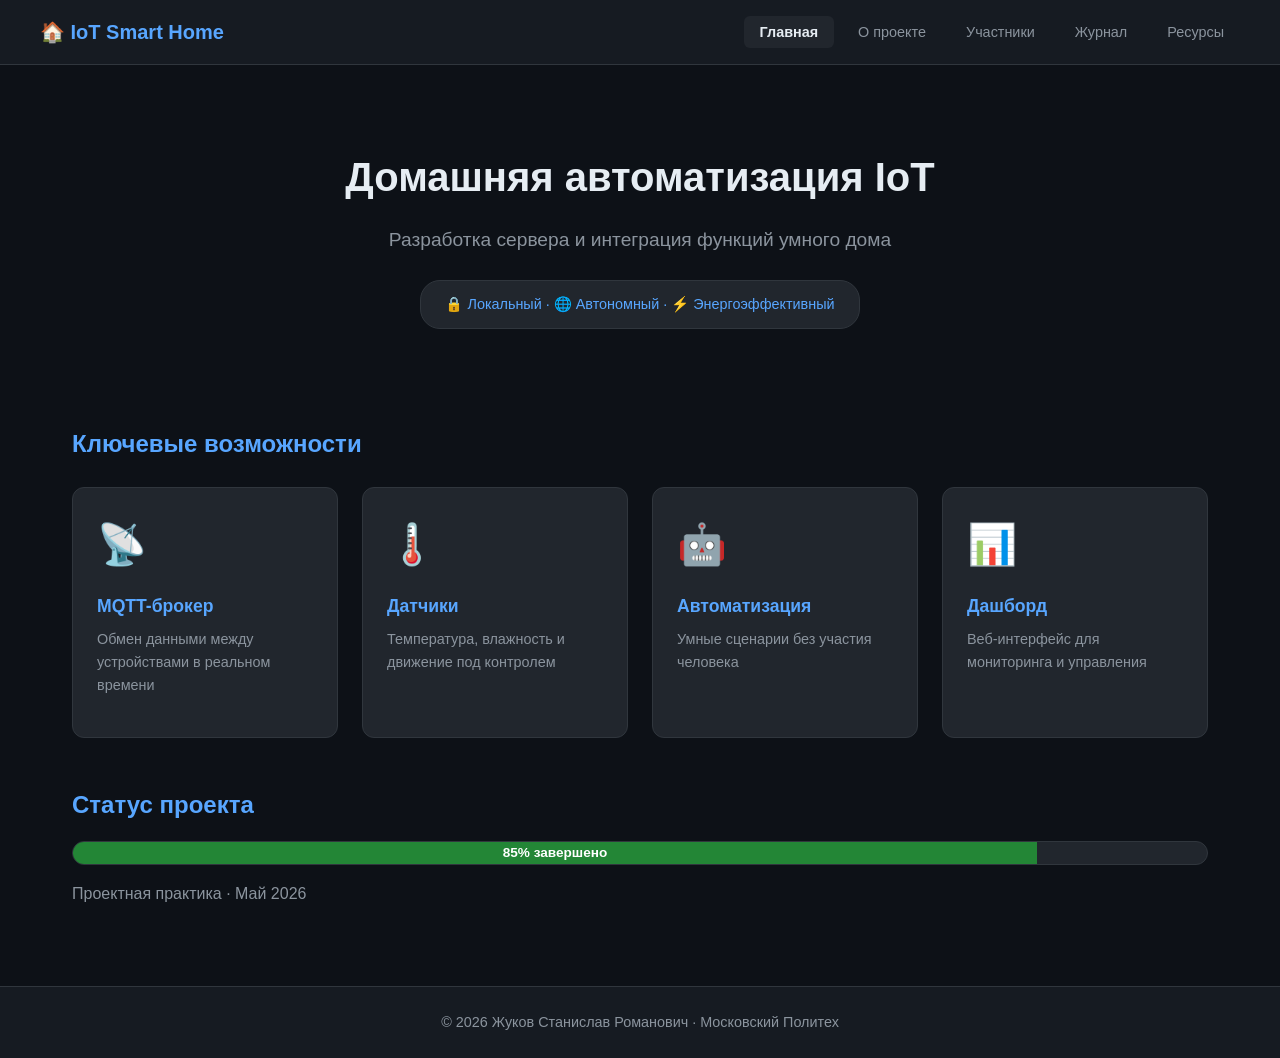
<file: site/index.html>
<!DOCTYPE html>
<html lang="ru">
<head>
    <meta charset="UTF-8">
    <meta name="viewport" content="width=device-width, initial-scale=1.0">
    <title>Домашняя автоматизация IoT — Главная</title>
    <link rel="stylesheet" href="style.css">
</head>
<body>
    <header>
        <nav>
            <div class="logo">🏠 IoT Smart Home</div>
            <ul>
                <li><a href="index.html" class="active">Главная</a></li>
                <li><a href="about.html">О проекте</a></li>
                <li><a href="members.html">Участники</a></li>
                <li><a href="journal.html">Журнал</a></li>
                <li><a href="resources.html">Ресурсы</a></li>
            </ul>
        </nav>
    </header>

    <main>
        <section class="hero">
            <h1>Домашняя автоматизация IoT</h1>
            <p class="subtitle">Разработка сервера и интеграция функций умного дома</p>
            <div class="hero-badge">🔒 Локальный · 🌐 Автономный · ⚡ Энергоэффективный</div>
        </section>

        <section class="features">
            <h2>Ключевые возможности</h2>
            <div class="cards">
                <div class="card">
                    <div class="card-icon">📡</div>
                    <h3>MQTT-брокер</h3>
                    <p>Обмен данными между устройствами в реальном времени</p>
                </div>
                <div class="card">
                    <div class="card-icon">🌡️</div>
                    <h3>Датчики</h3>
                    <p>Температура, влажность и движение под контролем</p>
                </div>
                <div class="card">
                    <div class="card-icon">🤖</div>
                    <h3>Автоматизация</h3>
                    <p>Умные сценарии без участия человека</p>
                </div>
                <div class="card">
                    <div class="card-icon">📊</div>
                    <h3>Дашборд</h3>
                    <p>Веб-интерфейс для мониторинга и управления</p>
                </div>
            </div>
        </section>

        <section class="status">
            <h2>Статус проекта</h2>
            <div class="progress-bar">
                <div class="progress-fill" style="width: 85%;">85% завершено</div>
            </div>
            <p>Проектная практика · Май 2026</p>
        </section>
    </main>

    <footer>
        <p>© 2026 Жуков Станислав Романович · Московский Политех</p>
    </footer>
</body>
</html>
</file>
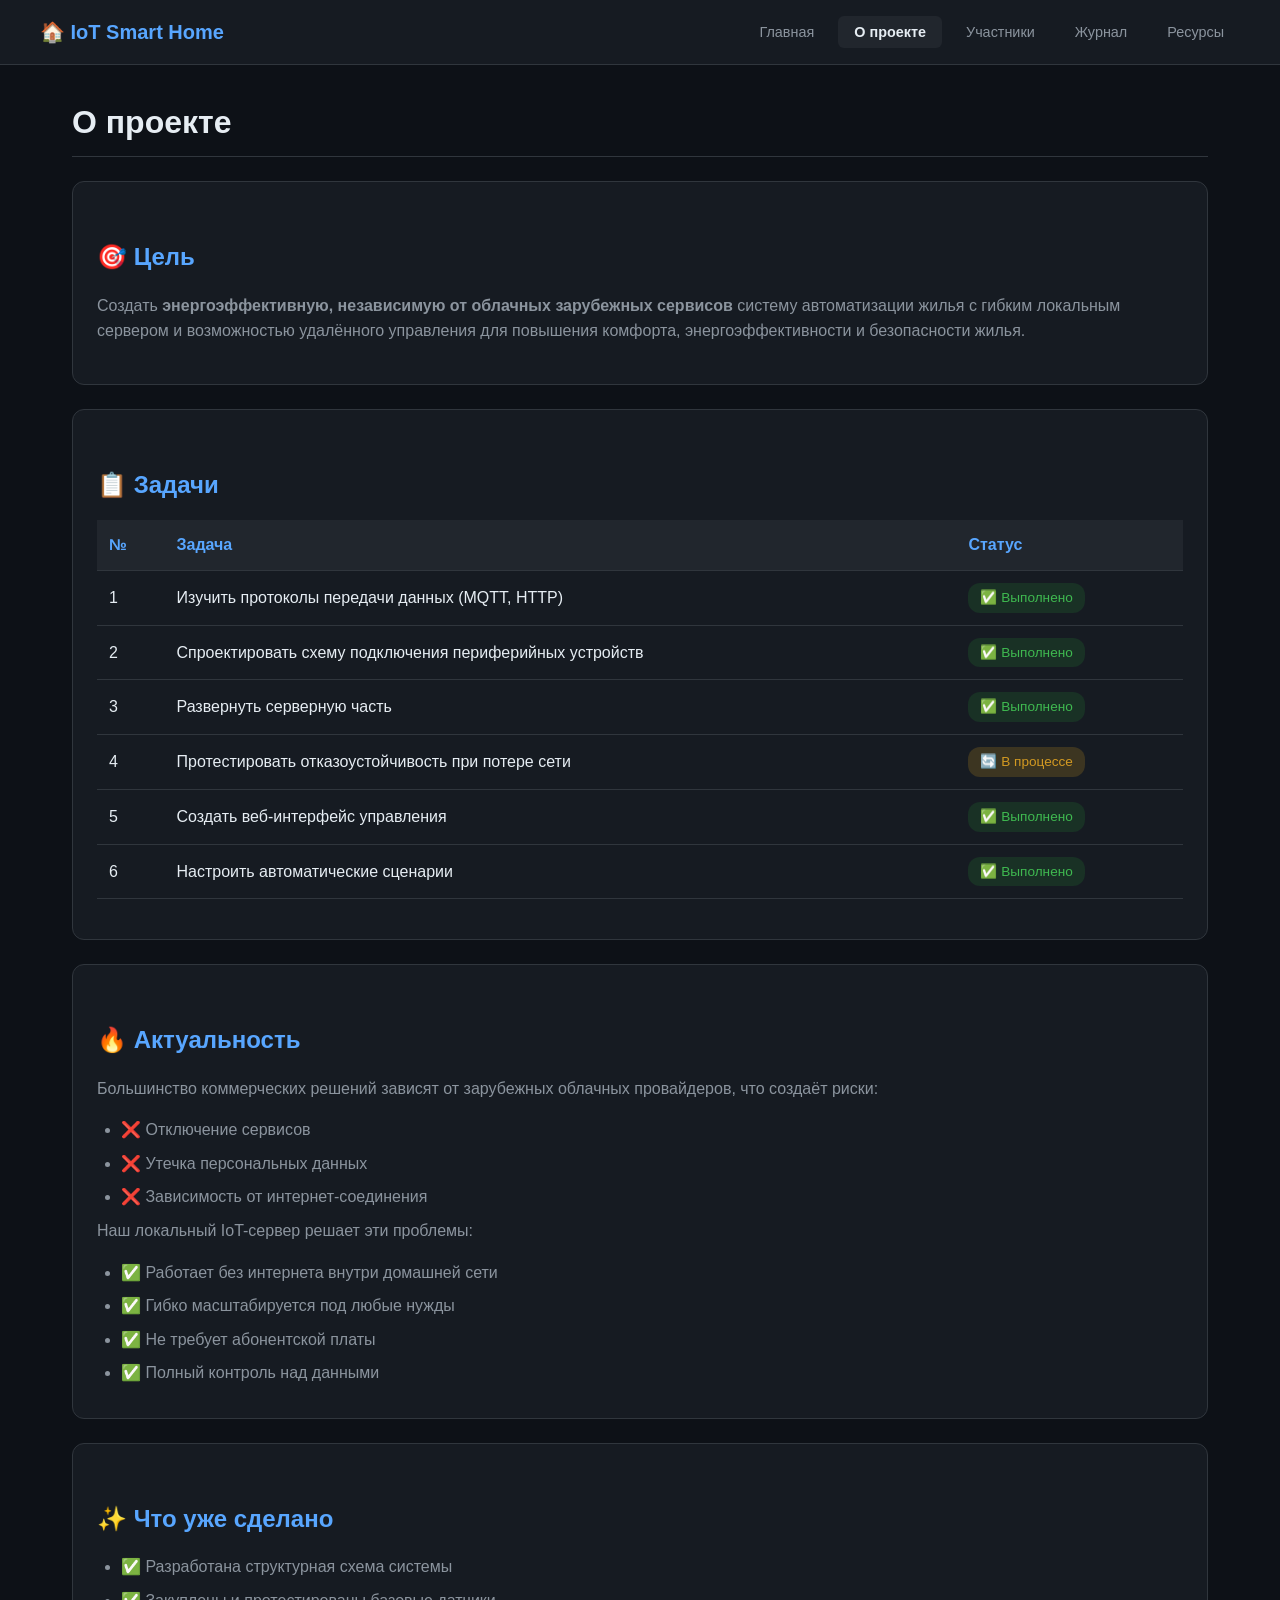
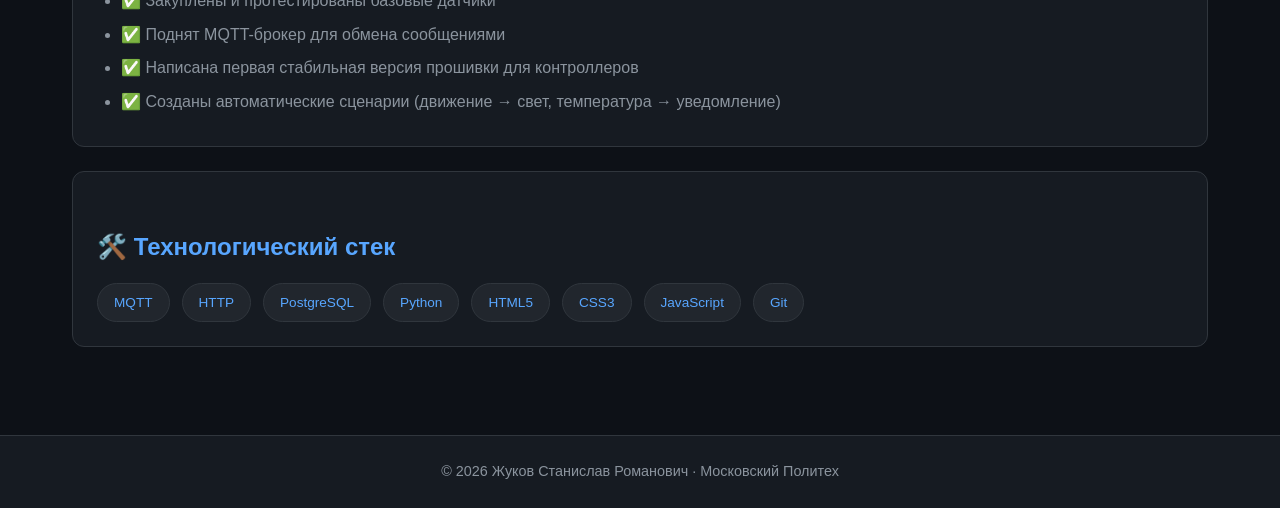
<file: site/about.html>
<!DOCTYPE html>
<html lang="ru">
<head>
    <meta charset="UTF-8">
    <meta name="viewport" content="width=device-width, initial-scale=1.0">
    <title>О проекте — Домашняя автоматизация IoT</title>
    <link rel="stylesheet" href="style.css">
</head>
<body>
    <header>
        <nav>
            <div class="logo">🏠 IoT Smart Home</div>
            <ul>
                <li><a href="index.html">Главная</a></li>
                <li><a href="about.html" class="active">О проекте</a></li>
                <li><a href="members.html">Участники</a></li>
                <li><a href="journal.html">Журнал</a></li>
                <li><a href="resources.html">Ресурсы</a></li>
            </ul>
        </nav>
    </header>

    <main>
        <h1>О проекте</h1>

        <section class="content-section">
            <h2>🎯 Цель</h2>
            <p>Создать <strong>энергоэффективную, независимую от облачных зарубежных сервисов</strong> систему автоматизации жилья с гибким локальным сервером и возможностью удалённого управления для повышения комфорта, энергоэффективности и безопасности жилья.</p>
        </section>

        <section class="content-section">
            <h2>📋 Задачи</h2>
            <table class="data-table">
                <tr>
                    <th>№</th>
                    <th>Задача</th>
                    <th>Статус</th>
                </tr>
                <tr>
                    <td>1</td>
                    <td>Изучить протоколы передачи данных (MQTT, HTTP)</td>
                    <td><span class="badge success">✅ Выполнено</span></td>
                </tr>
                <tr>
                    <td>2</td>
                    <td>Спроектировать схему подключения периферийных устройств</td>
                    <td><span class="badge success">✅ Выполнено</span></td>
                </tr>
                <tr>
                    <td>3</td>
                    <td>Развернуть серверную часть</td>
                    <td><span class="badge success">✅ Выполнено</span></td>
                </tr>
                <tr>
                    <td>4</td>
                    <td>Протестировать отказоустойчивость при потере сети</td>
                    <td><span class="badge warning">🔄 В процессе</span></td>
                </tr>
                <tr>
                    <td>5</td>
                    <td>Создать веб-интерфейс управления</td>
                    <td><span class="badge success">✅ Выполнено</span></td>
                </tr>
                <tr>
                    <td>6</td>
                    <td>Настроить автоматические сценарии</td>
                    <td><span class="badge success">✅ Выполнено</span></td>
                </tr>
            </table>
        </section>

        <section class="content-section">
            <h2>🔥 Актуальность</h2>
            <p>Большинство коммерческих решений зависят от зарубежных облачных провайдеров, что создаёт риски:</p>
            <ul>
                <li>❌ Отключение сервисов</li>
                <li>❌ Утечка персональных данных</li>
                <li>❌ Зависимость от интернет-соединения</li>
            </ul>
            <p>Наш локальный IoT-сервер решает эти проблемы:</p>
            <ul>
                <li>✅ Работает без интернета внутри домашней сети</li>
                <li>✅ Гибко масштабируется под любые нужды</li>
                <li>✅ Не требует абонентской платы</li>
                <li>✅ Полный контроль над данными</li>
            </ul>
        </section>

        <section class="content-section">
            <h2>✨ Что уже сделано</h2>
            <ul>
                <li>✅ Разработана структурная схема системы</li>
                <li>✅ Закуплены и протестированы базовые датчики</li>
                <li>✅ Поднят MQTT-брокер для обмена сообщениями</li>
                <li>✅ Написана первая стабильная версия прошивки для контроллеров</li>
                <li>✅ Созданы автоматические сценарии (движение → свет, температура → уведомление)</li>
            </ul>
        </section>

        <section class="content-section">
            <h2>🛠️ Технологический стек</h2>
            <div class="tech-stack">
                <span class="tech-badge">MQTT</span>
                <span class="tech-badge">HTTP</span>
                <span class="tech-badge">PostgreSQL</span>
                <span class="tech-badge">Python</span>
                <span class="tech-badge">HTML5</span>
                <span class="tech-badge">CSS3</span>
                <span class="tech-badge">JavaScript</span>
                <span class="tech-badge">Git</span>
            </div>
        </section>
    </main>

    <footer>
        <p>© 2026 Жуков Станислав Романович · Московский Политех</p>
    </footer>
</body>
</html>
</file>
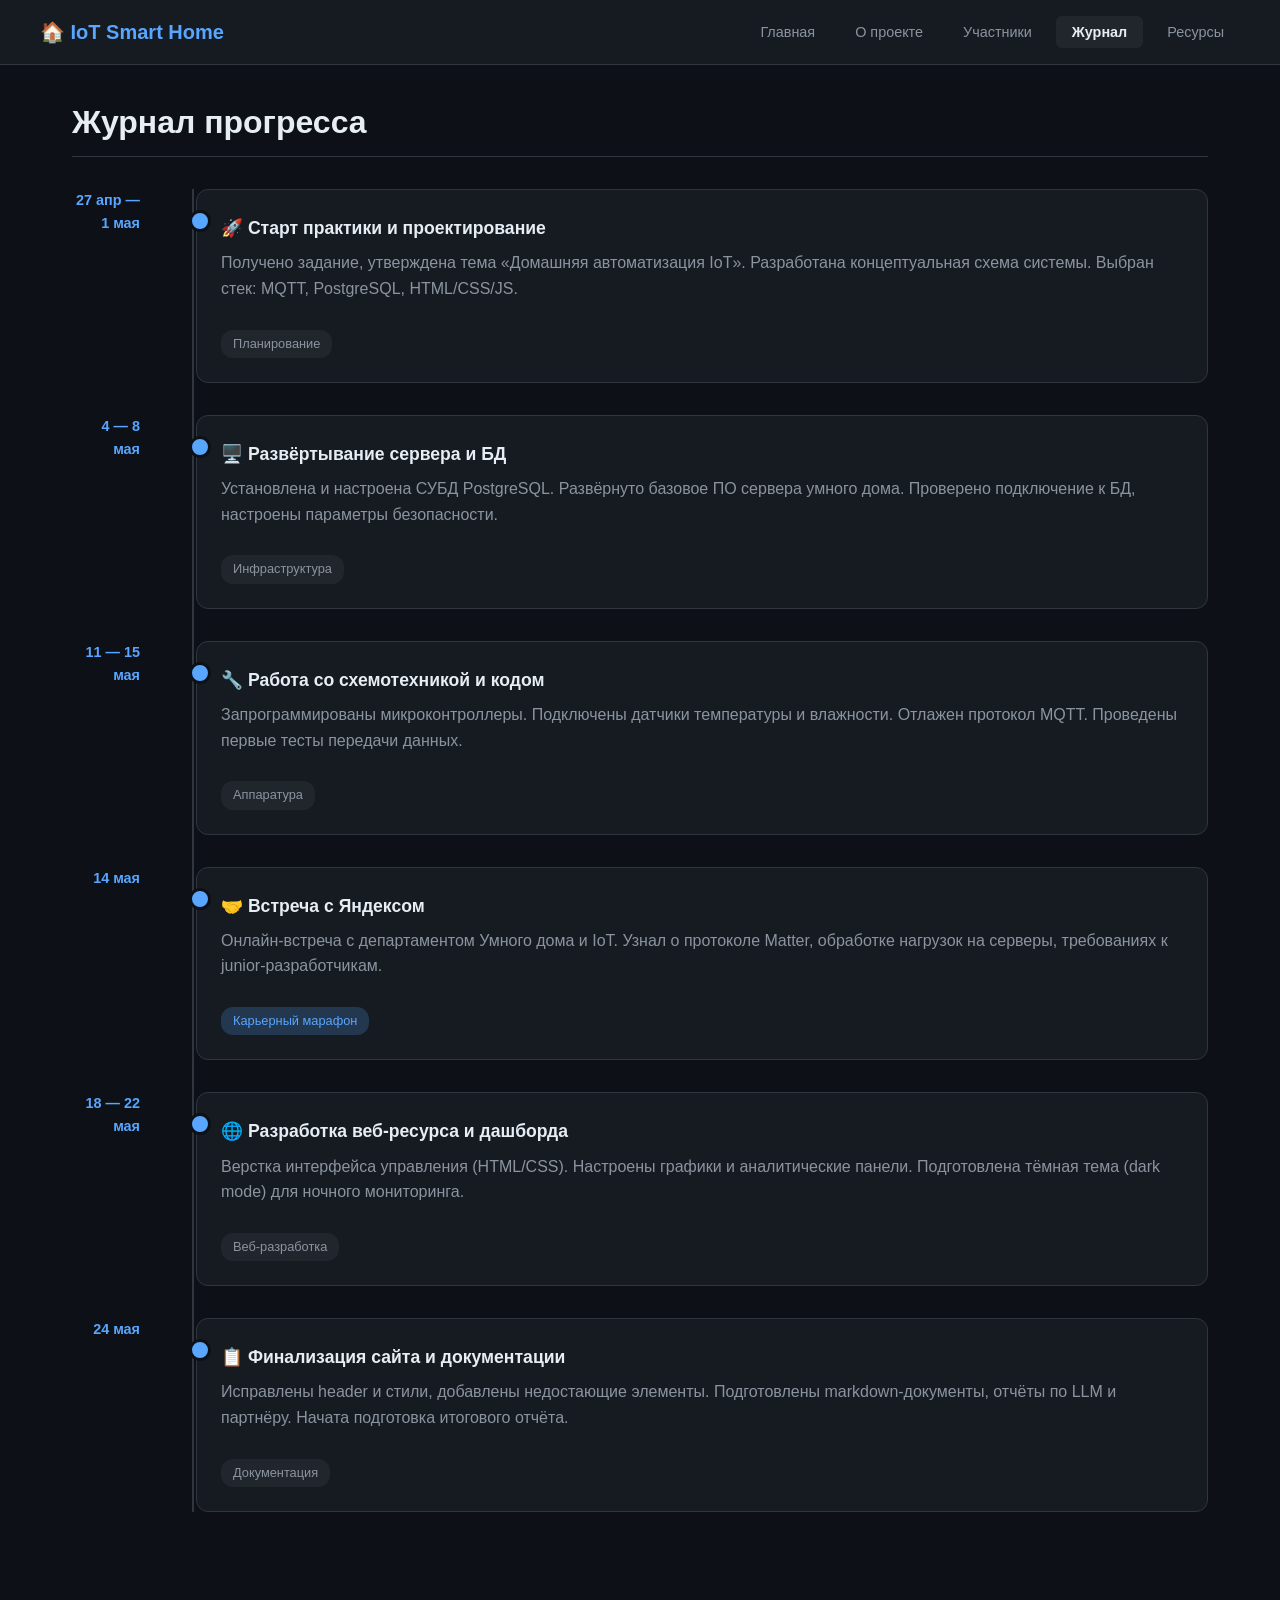
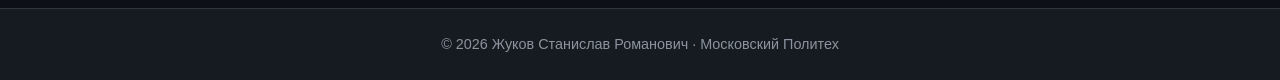
<file: site/journal.html>
<!DOCTYPE html>
<html lang="ru">
<head>
    <meta charset="UTF-8">
    <meta name="viewport" content="width=device-width, initial-scale=1.0">
    <title>Журнал — Домашняя автоматизация IoT</title>
    <link rel="stylesheet" href="style.css">
</head>
<body>
    <header>
        <nav>
            <div class="logo">🏠 IoT Smart Home</div>
            <ul>
                <li><a href="index.html">Главная</a></li>
                <li><a href="about.html">О проекте</a></li>
                <li><a href="members.html">Участники</a></li>
                <li><a href="journal.html" class="active">Журнал</a></li>
                <li><a href="resources.html">Ресурсы</a></li>
            </ul>
        </nav>
    </header>

    <main>
        <h1>Журнал прогресса</h1>

        <div class="timeline">
            <div class="timeline-item">
                <div class="timeline-date">27 апр — 1 мая</div>
                <div class="timeline-content">
                    <h3>🚀 Старт практики и проектирование</h3>
                    <p>Получено задание, утверждена тема «Домашняя автоматизация IoT». Разработана концептуальная схема системы. Выбран стек: MQTT, PostgreSQL, HTML/CSS/JS.</p>
                    <span class="timeline-tag">Планирование</span>
                </div>
            </div>

            <div class="timeline-item">
                <div class="timeline-date">4 — 8 мая</div>
                <div class="timeline-content">
                    <h3>🖥️ Развёртывание сервера и БД</h3>
                    <p>Установлена и настроена СУБД PostgreSQL. Развёрнуто базовое ПО сервера умного дома. Проверено подключение к БД, настроены параметры безопасности.</p>
                    <span class="timeline-tag">Инфраструктура</span>
                </div>
            </div>

            <div class="timeline-item">
                <div class="timeline-date">11 — 15 мая</div>
                <div class="timeline-content">
                    <h3>🔧 Работа со схемотехникой и кодом</h3>
                    <p>Запрограммированы микроконтроллеры. Подключены датчики температуры и влажности. Отлажен протокол MQTT. Проведены первые тесты передачи данных.</p>
                    <span class="timeline-tag">Аппаратура</span>
                </div>
            </div>

            <div class="timeline-item">
                <div class="timeline-date">14 мая</div>
                <div class="timeline-content">
                    <h3>🤝 Встреча с Яндексом</h3>
                    <p>Онлайн-встреча с департаментом Умного дома и IoT. Узнал о протоколе Matter, обработке нагрузок на серверы, требованиях к junior-разработчикам.</p>
                    <span class="timeline-tag highlight">Карьерный марафон</span>
                </div>
            </div>

            <div class="timeline-item">
                <div class="timeline-date">18 — 22 мая</div>
                <div class="timeline-content">
                    <h3>🌐 Разработка веб-ресурса и дашборда</h3>
                    <p>Верстка интерфейса управления (HTML/CSS). Настроены графики и аналитические панели. Подготовлена тёмная тема (dark mode) для ночного мониторинга.</p>
                    <span class="timeline-tag">Веб-разработка</span>
                </div>
            </div>

            <div class="timeline-item">
                <div class="timeline-date">24 мая</div>
                <div class="timeline-content">
                    <h3>📋 Финализация сайта и документации</h3>
                    <p>Исправлены header и стили, добавлены недостающие элементы. Подготовлены markdown-документы, отчёты по LLM и партнёру. Начата подготовка итогового отчёта.</p>
                    <span class="timeline-tag">Документация</span>
                </div>
            </div>
        </div>
    </main>

    <footer>
        <p>© 2026 Жуков Станислав Романович · Московский Политех</p>
    </footer>
</body>
</html>
</file>
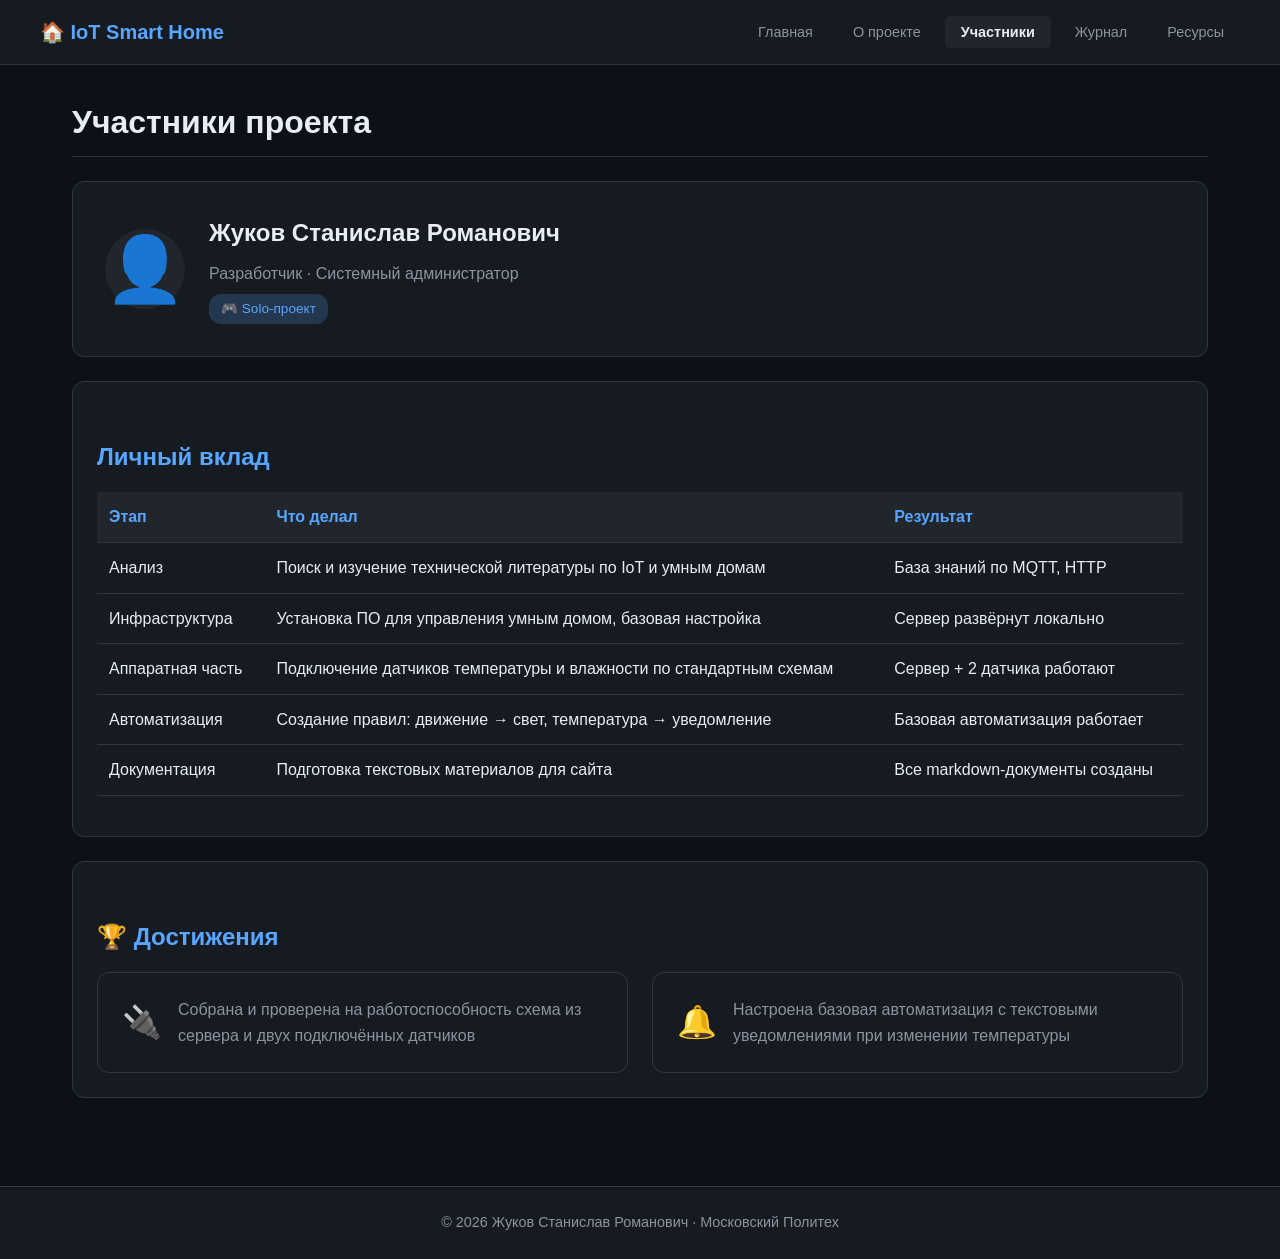
<file: site/members.html>
<!DOCTYPE html>
<html lang="ru">
<head>
    <meta charset="UTF-8">
    <meta name="viewport" content="width=device-width, initial-scale=1.0">
    <title>Участники — Домашняя автоматизация IoT</title>
    <link rel="stylesheet" href="style.css">
</head>
<body>
    <header>
        <nav>
            <div class="logo">🏠 IoT Smart Home</div>
            <ul>
                <li><a href="index.html">Главная</a></li>
                <li><a href="about.html">О проекте</a></li>
                <li><a href="members.html" class="active">Участники</a></li>
                <li><a href="journal.html">Журнал</a></li>
                <li><a href="resources.html">Ресурсы</a></li>
            </ul>
        </nav>
    </header>

    <main>
        <h1>Участники проекта</h1>

        <div class="member-card">
            <div class="member-avatar">👤</div>
            <div class="member-info">
                <h2>Жуков Станислав Романович</h2>
                <p class="member-role">Разработчик · Системный администратор</p>
                <span class="solo-badge">🎮 Solo-проект</span>
            </div>
        </div>

        <section class="content-section">
            <h2>Личный вклад</h2>
            <table class="data-table">
                <tr>
                    <th>Этап</th>
                    <th>Что делал</th>
                    <th>Результат</th>
                </tr>
                <tr>
                    <td>Анализ</td>
                    <td>Поиск и изучение технической литературы по IoT и умным домам</td>
                    <td>База знаний по MQTT, HTTP</td>
                </tr>
                <tr>
                    <td>Инфраструктура</td>
                    <td>Установка ПО для управления умным домом, базовая настройка</td>
                    <td>Сервер развёрнут локально</td>
                </tr>
                <tr>
                    <td>Аппаратная часть</td>
                    <td>Подключение датчиков температуры и влажности по стандартным схемам</td>
                    <td>Сервер + 2 датчика работают</td>
                </tr>
                <tr>
                    <td>Автоматизация</td>
                    <td>Создание правил: движение → свет, температура → уведомление</td>
                    <td>Базовая автоматизация работает</td>
                </tr>
                <tr>
                    <td>Документация</td>
                    <td>Подготовка текстовых материалов для сайта</td>
                    <td>Все markdown-документы созданы</td>
                </tr>
            </table>
        </section>

        <section class="content-section">
            <h2>🏆 Достижения</h2>
            <div class="achievements">
                <div class="achievement">
                    <div class="achievement-icon">🔌</div>
                    <p>Собрана и проверена на работоспособность схема из сервера и двух подключённых датчиков</p>
                </div>
                <div class="achievement">
                    <div class="achievement-icon">🔔</div>
                    <p>Настроена базовая автоматизация с текстовыми уведомлениями при изменении температуры</p>
                </div>
            </div>
        </section>
    </main>

    <footer>
        <p>© 2026 Жуков Станислав Романович · Московский Политех</p>
    </footer>
</body>
</html>
</file>
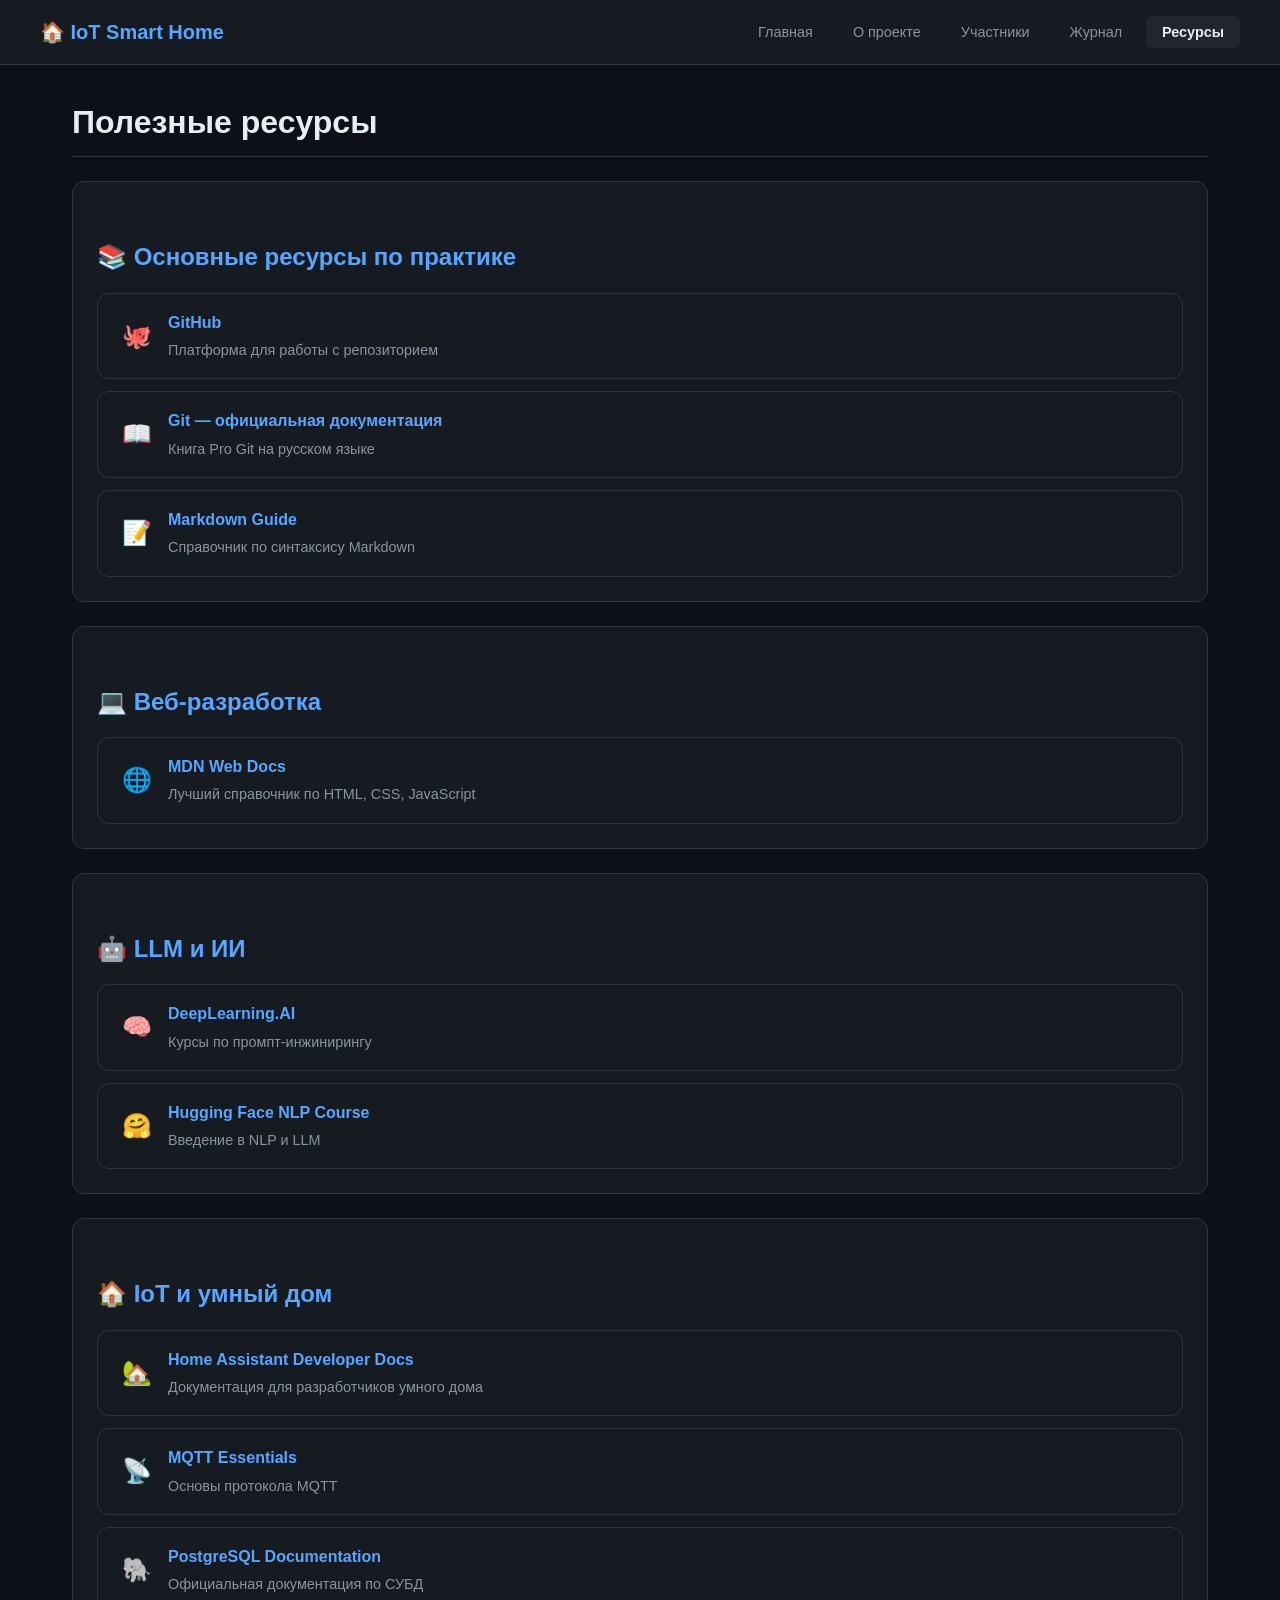
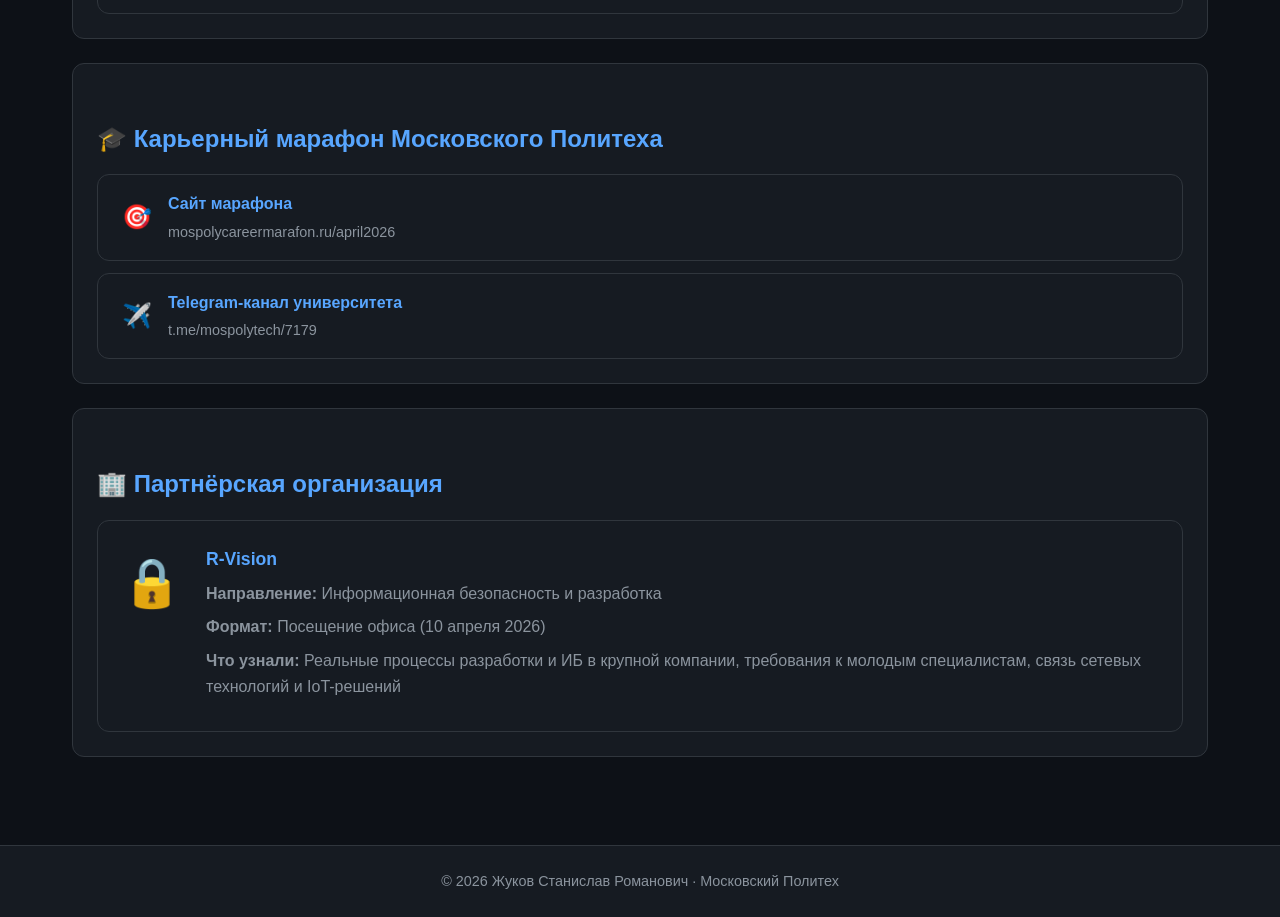
<file: site/resources.html>
<!DOCTYPE html>
<html lang="ru">
<head>
    <meta charset="UTF-8">
    <meta name="viewport" content="width=device-width, initial-scale=1.0">
    <title>Ресурсы — Домашняя автоматизация IoT</title>
    <link rel="stylesheet" href="style.css">
</head>
<body>
    <header>
        <nav>
            <div class="logo">🏠 IoT Smart Home</div>
            <ul>
                <li><a href="index.html">Главная</a></li>
                <li><a href="about.html">О проекте</a></li>
                <li><a href="members.html">Участники</a></li>
                <li><a href="journal.html">Журнал</a></li>
                <li><a href="resources.html" class="active">Ресурсы</a></li>
            </ul>
        </nav>
    </header>

    <main>
        <h1>Полезные ресурсы</h1>

        <section class="content-section">
            <h2>📚 Основные ресурсы по практике</h2>
            <div class="resource-list">
                <a href="https://github.com/" target="_blank" class="resource-link">
                    <div class="resource-icon">🐙</div>
                    <div>
                        <h4>GitHub</h4>
                        <p>Платформа для работы с репозиторием</p>
                    </div>
                </a>
                <a href="https://git-scm.com/book/ru/v2" target="_blank" class="resource-link">
                    <div class="resource-icon">📖</div>
                    <div>
                        <h4>Git — официальная документация</h4>
                        <p>Книга Pro Git на русском языке</p>
                    </div>
                </a>
                <a href="https://www.markdownguide.org/" target="_blank" class="resource-link">
                    <div class="resource-icon">📝</div>
                    <div>
                        <h4>Markdown Guide</h4>
                        <p>Справочник по синтаксису Markdown</p>
                    </div>
                </a>
            </div>
        </section>

        <section class="content-section">
            <h2>💻 Веб-разработка</h2>
            <div class="resource-list">
                <a href="https://developer.mozilla.org/ru/" target="_blank" class="resource-link">
                    <div class="resource-icon">🌐</div>
                    <div>
                        <h4>MDN Web Docs</h4>
                        <p>Лучший справочник по HTML, CSS, JavaScript</p>
                    </div>
                </a>
            </div>
        </section>

        <section class="content-section">
            <h2>🤖 LLM и ИИ</h2>
            <div class="resource-list">
                <a href="https://www.deeplearning.ai/short-courses/" target="_blank" class="resource-link">
                    <div class="resource-icon">🧠</div>
                    <div>
                        <h4>DeepLearning.AI</h4>
                        <p>Курсы по промпт-инжинирингу</p>
                    </div>
                </a>
                <a href="https://huggingface.co/learn/nlp-course/chapter1/1" target="_blank" class="resource-link">
                    <div class="resource-icon">🤗</div>
                    <div>
                        <h4>Hugging Face NLP Course</h4>
                        <p>Введение в NLP и LLM</p>
                    </div>
                </a>
            </div>
        </section>

        <section class="content-section">
            <h2>🏠 IoT и умный дом</h2>
            <div class="resource-list">
                <a href="https://developers.home-assistant.io/" target="_blank" class="resource-link">
                    <div class="resource-icon">🏡</div>
                    <div>
                        <h4>Home Assistant Developer Docs</h4>
                        <p>Документация для разработчиков умного дома</p>
                    </div>
                </a>
                <a href="https://www.hivemq.com/mqtt-essentials/" target="_blank" class="resource-link">
                    <div class="resource-icon">📡</div>
                    <div>
                        <h4>MQTT Essentials</h4>
                        <p>Основы протокола MQTT</p>
                    </div>
                </a>
                <a href="https://www.postgresql.org/docs/" target="_blank" class="resource-link">
                    <div class="resource-icon">🐘</div>
                    <div>
                        <h4>PostgreSQL Documentation</h4>
                        <p>Официальная документация по СУБД</p>
                    </div>
                </a>
            </div>
        </section>

        <section class="content-section">
            <h2>🎓 Карьерный марафон Московского Политеха</h2>
            <div class="resource-list">
                <a href="https://mospolycareermarafon.ru/april2026" target="_blank" class="resource-link">
                    <div class="resource-icon">🎯</div>
                    <div>
                        <h4>Сайт марафона</h4>
                        <p>mospolycareermarafon.ru/april2026</p>
                    </div>
                </a>
                <a href="https://t.me/mospolytech/7179" target="_blank" class="resource-link">
                    <div class="resource-icon">✈️</div>
                    <div>
                        <h4>Telegram-канал университета</h4>
                        <p>t.me/mospolytech/7179</p>
                    </div>
                </a>
            </div>
        </section>

        <section class="content-section">
            <h2>🏢 Партнёрская организация</h2>
            <div class="partner-card">
                <div class="partner-logo">🔒</div>
                <div>
                    <h3>R-Vision</h3>
                    <p><strong>Направление:</strong> Информационная безопасность и разработка</p>
                    <p><strong>Формат:</strong> Посещение офиса (10 апреля 2026)</p>
                    <p><strong>Что узнали:</strong> Реальные процессы разработки и ИБ в крупной компании, требования к молодым специалистам, связь сетевых технологий и IoT-решений</p>
                </div>
            </div>
        </section>
    </main>

    <footer>
        <p>© 2026 Жуков Станислав Романович · Московский Политех</p>
    </footer>
</body>
</html>
</file>
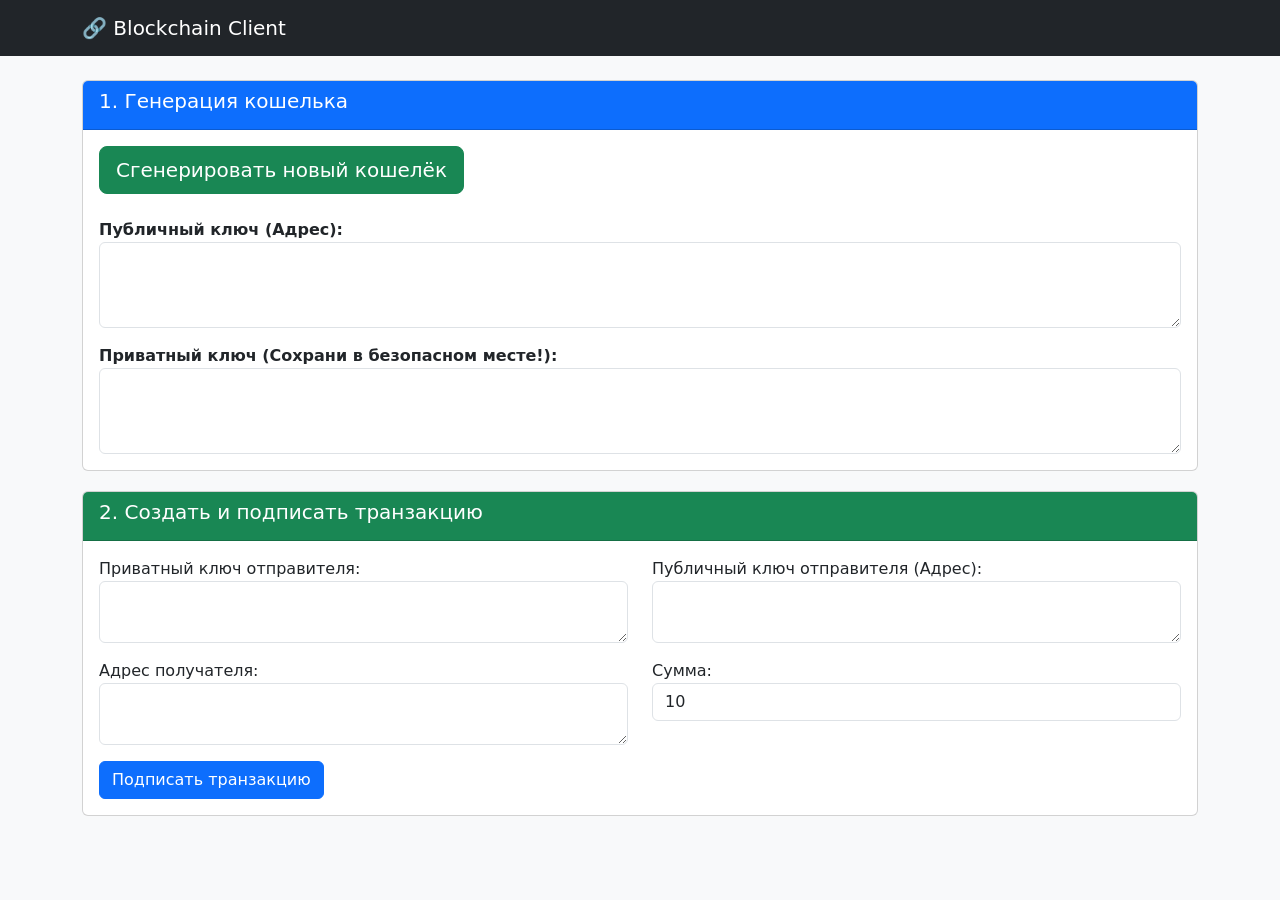
<file: src/client.html>
<!DOCTYPE html>
<html lang="ru">
<head>
    <meta charset="UTF-8">
    <title>Blockchain Wallet - Клиент</title>
    <link rel="stylesheet" href="https://cdn.jsdelivr.net/npm/bootstrap@5.3.0/dist/css/bootstrap.min.css">
    <script src="https://code.jquery.com/jquery-3.6.0.min.js"></script>
    <style>
        body { background: #f8f9fa; }
        .card { margin-bottom: 20px; }
        pre { background: #212529; color: #0f0; padding: 15px; border-radius: 8px; }
    </style>
</head>
<body>
    <nav class="navbar navbar-dark bg-dark">
        <div class="container">
            <a class="navbar-brand" href="#">🔗 Blockchain Client</a>
        </div>
    </nav>

    <div class="container mt-4">
        <!-- Генерация кошелька -->
        <div class="card">
            <div class="card-header bg-primary text-white">
                <h5>1. Генерация кошелька</h5>
            </div>
            <div class="card-body">
                <button id="generate_wallet" class="btn btn-success btn-lg">Сгенерировать новый кошелёк</button>

                <div class="mt-4">
                    <label><strong>Публичный ключ (Адрес):</strong></label>
                    <textarea id="public_key" class="form-control" rows="3" readonly></textarea>
                </div>
                <div class="mt-3">
                    <label><strong>Приватный ключ (Сохрани в безопасном месте!):</strong></label>
                    <textarea id="private_key" class="form-control" rows="3" readonly></textarea>
                </div>
            </div>
        </div>

        <!-- Создание транзакции -->
        <div class="card">
            <div class="card-header bg-success text-white">
                <h5>2. Создать и подписать транзакцию</h5>
            </div>
            <div class="card-body">
                <form id="tx_form">
                    <div class="row">
                        <div class="col-md-6">
                            <label>Приватный ключ отправителя:</label>
                            <textarea name="sender_private_key" class="form-control" rows="2" required></textarea>
                        </div>
                        <div class="col-md-6">
                            <label>Публичный ключ отправителя (Адрес):</label>
                            <textarea name="sender_address" class="form-control" rows="2" required></textarea>
                        </div>
                    </div>
                    <div class="row mt-3">
                        <div class="col-md-6">
                            <label>Адрес получателя:</label>
                            <textarea name="recipient_address" class="form-control" rows="2" required></textarea>
                        </div>
                        <div class="col-md-6">
                            <label>Сумма:</label>
                            <input type="number" name="amount" class="form-control" value="10" required>
                        </div>
                    </div>
                    <button type="submit" class="btn btn-primary mt-3">Подписать транзакцию</button>
                </form>
            </div>
        </div>

        <!-- Результат -->
        <div class="modal fade" id="resultModal">
            <div class="modal-dialog modal-lg">
                <div class="modal-content">
                    <div class="modal-header bg-success text-white">
                        <h5>Транзакция успешно подписана!</h5>
                    </div>
                    <div class="modal-body">
                        <pre id="tx_result"></pre>
                    </div>
                </div>
            </div>
        </div>
    </div>

    <script src="https://cdn.jsdelivr.net/npm/bootstrap@5.3.0/dist/js/bootstrap.bundle.min.js"></script>
    <script>
        $('#generate_wallet').click(function() {
            $.get('/wallet/new', function(data) {
                $('#public_key').val(data.public_key);
                $('#private_key').val(data.private_key);
            });
        });

        $('#tx_form').submit(function(e) {
            e.preventDefault();
            $.post('/transactions/new', $(this).serialize(), function(response) {
                $('#tx_result').text(JSON.stringify(response, null, 4));
                $('#resultModal').modal('show');
            });
        });
    </script>
</body>
</html>
</file>
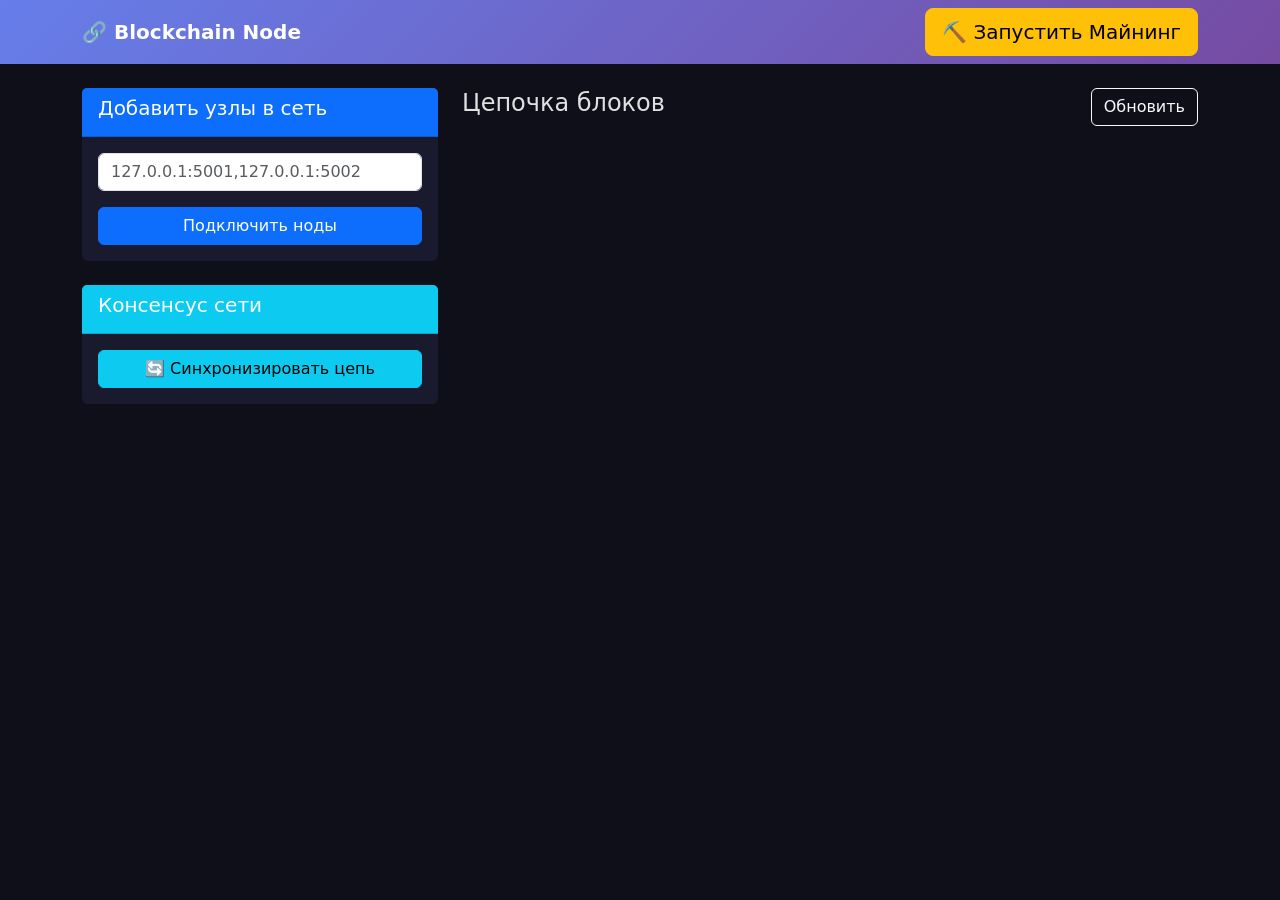
<file: src/node.html>
<!DOCTYPE html>
<html lang="ru">
<head>
    <meta charset="UTF-8">
    <meta name="viewport" content="width=device-width, initial-scale=1.0">
    <title>Blockchain Node • МосПолиФизикс</title>
    <link rel="stylesheet" href="https://cdn.jsdelivr.net/npm/bootstrap@5.3.0/dist/css/bootstrap.min.css">
    <script src="https://code.jquery.com/jquery-3.6.0.min.js"></script>
    <style>
        body { background: #0f0f1a; color: #e0e0e0; }
        .card { background: #1a1a2e; border: none; }
        .block { background: #16213e; margin-bottom: 15px; border-radius: 10px; }
        .navbar { background: linear-gradient(135deg, #667eea, #764ba2); }
        .hash { font-family: monospace; font-size: 0.9rem; word-break: break-all; }
    </style>
</head>
<body>
    <nav class="navbar navbar-dark">
        <div class="container">
            <a class="navbar-brand fw-bold" href="#">🔗 Blockchain Node</a>
            <button id="btn_mine" class="btn btn-warning btn-lg">⛏️ Запустить Майнинг</button>
        </div>
    </nav>

    <div class="container mt-4">
        <div class="row">
            <!-- Левая панель -->
            <div class="col-lg-4">
                <div class="card mb-4">
                    <div class="card-header bg-primary text-white">
                        <h5>Добавить узлы в сеть</h5>
                    </div>
                    <div class="card-body">
                        <form id="node_form">
                            <div class="mb-3">
                                <input type="text" name="nodes" class="form-control" placeholder="127.0.0.1:5001,127.0.0.1:5002" required>
                            </div>
                            <button type="submit" class="btn btn-primary w-100">Подключить ноды</button>
                        </form>
                    </div>
                </div>

                <div class="card mb-4">
                    <div class="card-header bg-info text-white">
                        <h5>Консенсус сети</h5>
                    </div>
                    <div class="card-body">
                        <button id="btn_resolve" class="btn btn-info w-100">🔄 Синхронизировать цепь</button>
                    </div>
                </div>
            </div>

            <!-- Основная часть -->
            <div class="col-lg-8">
                <div class="d-flex justify-content-between align-items-center mb-3">
                    <h4>Цепочка блоков</h4>
                    <button id="btn_refresh" class="btn btn-outline-light">Обновить</button>
                </div>

                <div id="blocks_container"></div>
            </div>
        </div>
    </div>

    <script src="https://cdn.jsdelivr.net/npm/bootstrap@5.3.0/dist/js/bootstrap.bundle.min.js"></script>
    <script>
        const API_URL = 'http://127.0.0.1:5000';

        function loadChain() {
            $.get(`${API_URL}/chain`, function(data) {
                let html = '';
                data.chain.forEach(block => {
                    let txHtml = '';
                    if (block.transactions && block.transactions.length > 0) {
                        block.transactions.forEach(tx => {
                            txHtml += `
                                <div class="mb-2 p-2 bg-dark rounded">
                                    <small>${tx.sender.substring(0,12)}... → ${tx.recipient.substring(0,12)}... : <b>${tx.amount}</b></small>
                                </div>`;
                        });
                    } else {
                        txHtml = '<small class="text-muted">Генезис-блок</small>';
                    }

                    html += `
                        <div class="block p-3 mb-3">
                            <div class="d-flex justify-content-between">
                                <h5>Блок #${block.index}</h5>
                                <span class="badge bg-success">Proof: ${block.proof}</span>
                            </div>
                            <p class="hash text-break text-info mb-2">${block.previous_hash}</p>
                            <small class="text-muted">${new Date(block.timestamp * 1000).toLocaleString()}</small>
                            <div class="mt-3">
                                <strong>Транзакции:</strong>
                                ${txHtml}
                            </div>
                        </div>`;
                });
                $('#blocks_container').html(html);
            });
        }

        // Майнинг
        $('#btn_mine').click(() => {
            $('#btn_mine').prop('disabled', true).text('Майнинг...');
            $.get(`${API_URL}/mine`, function() {
                loadChain();
                $('#btn_mine').prop('disabled', false).text('⛏️ Запустить Майнинг');
            }).fail(() => alert('Ошибка майнинга'));
        });

        // Обновить цепь
        $('#btn_refresh').click(loadChain);

        // Добавить ноды
        $('#node_form').submit(function(e) {
            e.preventDefault();
            $.post(`${API_URL}/nodes/register`, $(this).serialize(), function() {
                alert('Узлы успешно добавлены!');
            });
        });

        // Консенсус
        $('#btn_resolve').click(() => {
            $.get(`${API_URL}/nodes/resolve`, function(res) {
                alert(res.message);
                loadChain();
            });
        });

        // Автозагрузка при открытии
        $(document).ready(() => {
            loadChain();
            setInterval(loadChain, 10000); // автообновление каждые 10 сек
        });
    </script>
</body>
</html>
</file>
<file: site/style.css>
/* ===== БАЗОВЫЕ НАСТРОЙКИ ===== */
:root {
    --bg-primary: #0d1117;
    --bg-secondary: #161b22;
    --bg-card: #21262d;
    --text-primary: #e6edf3;
    --text-secondary: #8b949e;
    --accent: #58a6ff;
    --accent-hover: #79b8ff;
    --border: #30363d;
    --success: #238636;
    --warning: #d29922;
    --danger: #da3633;
}

* {
    margin: 0;
    padding: 0;
    box-sizing: border-box;
}

body {
    font-family: -apple-system, BlinkMacSystemFont, 'Segoe UI', Helvetica, Arial, sans-serif;
    background-color: var(--bg-primary);
    color: var(--text-primary);
    line-height: 1.6;
    min-height: 100vh;
    display: flex;
    flex-direction: column;
}

/* ===== HEADER & NAVIGATION ===== */
header {
    background-color: var(--bg-secondary);
    border-bottom: 1px solid var(--border);
    padding: 0 2rem;
    position: sticky;
    top: 0;
    z-index: 100;
}

nav {
    max-width: 1200px;
    margin: 0 auto;
    display: flex;
    justify-content: space-between;
    align-items: center;
    height: 64px;
}

.logo {
    font-size: 1.25rem;
    font-weight: 700;
    color: var(--accent);
}

nav ul {
    display: flex;
    list-style: none;
    gap: 0.5rem;
}

nav a {
    color: var(--text-secondary);
    text-decoration: none;
    padding: 0.5rem 1rem;
    border-radius: 6px;
    transition: all 0.2s;
    font-size: 0.9rem;
}

nav a:hover {
    color: var(--text-primary);
    background-color: var(--bg-card);
}

nav a.active {
    color: var(--text-primary);
    background-color: var(--bg-card);
    font-weight: 600;
}

/* ===== MAIN CONTENT ===== */
main {
    max-width: 1200px;
    margin: 0 auto;
    padding: 2rem;
    flex: 1;
    width: 100%;
}

h1 {
    font-size: 2rem;
    margin-bottom: 1.5rem;
    color: var(--text-primary);
    border-bottom: 1px solid var(--border);
    padding-bottom: 0.5rem;
}

h2 {
    font-size: 1.5rem;
    margin: 2rem 0 1rem;
    color: var(--accent);
}

h3 {
    font-size: 1.1rem;
    margin: 1rem 0 0.5rem;
    color: var(--text-primary);
}

p {
    margin-bottom: 1rem;
    color: var(--text-secondary);
}

/* ===== HERO SECTION ===== */
.hero {
    text-align: center;
    padding: 3rem 0;
}

.hero h1 {
    font-size: 2.5rem;
    border: none;
    margin-bottom: 0.5rem;
}

.subtitle {
    font-size: 1.2rem;
    color: var(--text-secondary);
    margin-bottom: 1.5rem;
}

.hero-badge {
    display: inline-block;
    background-color: var(--bg-card);
    border: 1px solid var(--border);
    padding: 0.75rem 1.5rem;
    border-radius: 20px;
    font-size: 0.9rem;
    color: var(--accent);
}

/* ===== CARDS ===== */
.features {
    margin: 3rem 0;
}

.cards {
    display: grid;
    grid-template-columns: repeat(auto-fit, minmax(250px, 1fr));
    gap: 1.5rem;
    margin-top: 1.5rem;
}

.card {
    background-color: var(--bg-card);
    border: 1px solid var(--border);
    border-radius: 12px;
    padding: 1.5rem;
    transition: transform 0.2s, border-color 0.2s;
}

.card:hover {
    transform: translateY(-4px);
    border-color: var(--accent);
}

.card-icon {
    font-size: 2.5rem;
    margin-bottom: 1rem;
}

.card h3 {
    color: var(--accent);
    margin-bottom: 0.5rem;
}

.card p {
    font-size: 0.9rem;
    color: var(--text-secondary);
}

/* ===== CONTENT SECTIONS ===== */
.content-section {
    background-color: var(--bg-secondary);
    border: 1px solid var(--border);
    border-radius: 12px;
    padding: 1.5rem;
    margin: 1.5rem 0;
}

.content-section ul {
    margin-left: 1.5rem;
    color: var(--text-secondary);
}

.content-section ul li {
    margin-bottom: 0.5rem;
}

/* ===== TABLES ===== */
.data-table {
    width: 100%;
    border-collapse: collapse;
    margin: 1rem 0;
}

.data-table th,
.data-table td {
    padding: 0.75rem;
    text-align: left;
    border-bottom: 1px solid var(--border);
}

.data-table th {
    color: var(--accent);
    font-weight: 600;
    background-color: var(--bg-card);
}

.data-table tr:hover {
    background-color: var(--bg-card);
}

/* ===== BADGES ===== */
.badge {
    display: inline-block;
    padding: 0.25rem 0.75rem;
    border-radius: 12px;
    font-size: 0.85rem;
    font-weight: 500;
}

.badge.success {
    background-color: rgba(35, 134, 54, 0.2);
    color: #3fb950;
}

.badge.warning {
    background-color: rgba(210, 153, 34, 0.2);
    color: #d29922;
}

/* ===== TECH STACK ===== */
.tech-stack {
    display: flex;
    flex-wrap: wrap;
    gap: 0.75rem;
    margin-top: 1rem;
}

.tech-badge {
    background-color: var(--bg-card);
    border: 1px solid var(--border);
    padding: 0.5rem 1rem;
    border-radius: 20px;
    font-size: 0.85rem;
    color: var(--accent);
}

/* ===== MEMBER CARD ===== */
.member-card {
    display: flex;
    align-items: center;
    gap: 1.5rem;
    background-color: var(--bg-secondary);
    border: 1px solid var(--border);
    border-radius: 12px;
    padding: 2rem;
    margin: 1.5rem 0;
}

.member-avatar {
    font-size: 4rem;
    width: 80px;
    height: 80px;
    display: flex;
    align-items: center;
    justify-content: center;
    background-color: var(--bg-card);
    border-radius: 50%;
}

.member-info h2 {
    margin: 0;
    color: var(--text-primary);
}

.member-role {
    color: var(--text-secondary);
    margin: 0.5rem 0;
}

.solo-badge {
    display: inline-block;
    background-color: rgba(88, 166, 255, 0.2);
    color: var(--accent);
    padding: 0.25rem 0.75rem;
    border-radius: 12px;
    font-size: 0.85rem;
}

/* ===== ACHIEVEMENTS ===== */
.achievements {
    display: grid;
    grid-template-columns: repeat(auto-fit, minmax(300px, 1fr));
    gap: 1.5rem;
    margin-top: 1rem;
}

.achievement {
    display: flex;
    align-items: flex-start;
    gap: 1rem;
    background-color: var(--bg-secondary);
    border: 1px solid var(--border);
    border-radius: 12px;
    padding: 1.5rem;
}

.achievement-icon {
    font-size: 2rem;
    flex-shrink: 0;
}

.achievement p {
    margin: 0;
    color: var(--text-secondary);
}

/* ===== TIMELINE ===== */
.timeline {
    position: relative;
    margin: 2rem 0;
}

.timeline::before {
    content: '';
    position: absolute;
    left: 120px;
    top: 0;
    bottom: 0;
    width: 2px;
    background-color: var(--border);
}

.timeline-item {
    display: flex;
    margin-bottom: 2rem;
    position: relative;
}

.timeline-date {
    width: 100px;
    text-align: right;
    padding-right: 2rem;
    color: var(--accent);
    font-weight: 600;
    font-size: 0.9rem;
    flex-shrink: 0;
}

.timeline-content {
    flex: 1;
    background-color: var(--bg-secondary);
    border: 1px solid var(--border);
    border-radius: 12px;
    padding: 1.5rem;
    margin-left: 1.5rem;
    position: relative;
}

.timeline-content::before {
    content: '';
    position: absolute;
    left: -8px;
    top: 20px;
    width: 16px;
    height: 16px;
    background-color: var(--accent);
    border-radius: 50%;
    border: 3px solid var(--bg-primary);
}

.timeline-content h3 {
    margin-top: 0;
    color: var(--text-primary);
}

.timeline-tag {
    display: inline-block;
    background-color: var(--bg-card);
    color: var(--text-secondary);
    padding: 0.25rem 0.75rem;
    border-radius: 12px;
    font-size: 0.8rem;
    margin-top: 0.75rem;
}

.timeline-tag.highlight {
    background-color: rgba(88, 166, 255, 0.2);
    color: var(--accent);
}

/* ===== RESOURCES ===== */
.resource-list {
    display: flex;
    flex-direction: column;
    gap: 0.75rem;
    margin-top: 1rem;
}

.resource-link {
    display: flex;
    align-items: center;
    gap: 1rem;
    background-color: var(--bg-secondary);
    border: 1px solid var(--border);
    border-radius: 12px;
    padding: 1rem 1.5rem;
    text-decoration: none;
    color: inherit;
    transition: all 0.2s;
}

.resource-link:hover {
    border-color: var(--accent);
    transform: translateX(4px);
}

.resource-icon {
    font-size: 1.5rem;
    flex-shrink: 0;
}

.resource-link h4 {
    color: var(--accent);
    margin: 0 0 0.25rem;
}

.resource-link p {
    margin: 0;
    font-size: 0.9rem;
    color: var(--text-secondary);
}

/* ===== PARTNER CARD ===== */
.partner-card {
    display: flex;
    align-items: flex-start;
    gap: 1.5rem;
    background-color: var(--bg-secondary);
    border: 1px solid var(--border);
    border-radius: 12px;
    padding: 1.5rem;
    margin-top: 1rem;
}

.partner-logo {
    font-size: 3rem;
    flex-shrink: 0;
}

.partner-card h3 {
    margin-top: 0;
    color: var(--accent);
}

.partner-card p {
    margin-bottom: 0.5rem;
}

/* ===== PROGRESS BAR ===== */
.progress-bar {
    width: 100%;
    height: 24px;
    background-color: var(--bg-card);
    border-radius: 12px;
    overflow: hidden;
    margin: 1rem 0;
    border: 1px solid var(--border);
}

.progress-fill {
    height: 100%;
    background-color: var(--success);
    color: white;
    display: flex;
    align-items: center;
    justify-content: center;
    font-size: 0.85rem;
    font-weight: 600;
    transition: width 0.5s ease;
}

/* ===== FOOTER ===== */
footer {
    background-color: var(--bg-secondary);
    border-top: 1px solid var(--border);
    text-align: center;
    padding: 1.5rem;
    margin-top: 2rem;
}

footer p {
    color: var(--text-secondary);
    font-size: 0.9rem;
    margin: 0;
}

/* ===== RESPONSIVE ===== */
@media (max-width: 768px) {
    nav {
        flex-direction: column;
        height: auto;
        padding: 1rem 0;
    }

    nav ul {
        flex-wrap: wrap;
        justify-content: center;
        margin-top: 0.5rem;
    }

    .timeline::before {
        left: 80px;
    }

    .timeline-date {
        width: 70px;
        padding-right: 1rem;
        font-size: 0.8rem;
    }

    .member-card {
        flex-direction: column;
        text-align: center;
    }

    .cards {
        grid-template-columns: 1fr;
    }

    .achievements {
        grid-template-columns: 1fr;
    }
}
</file>
